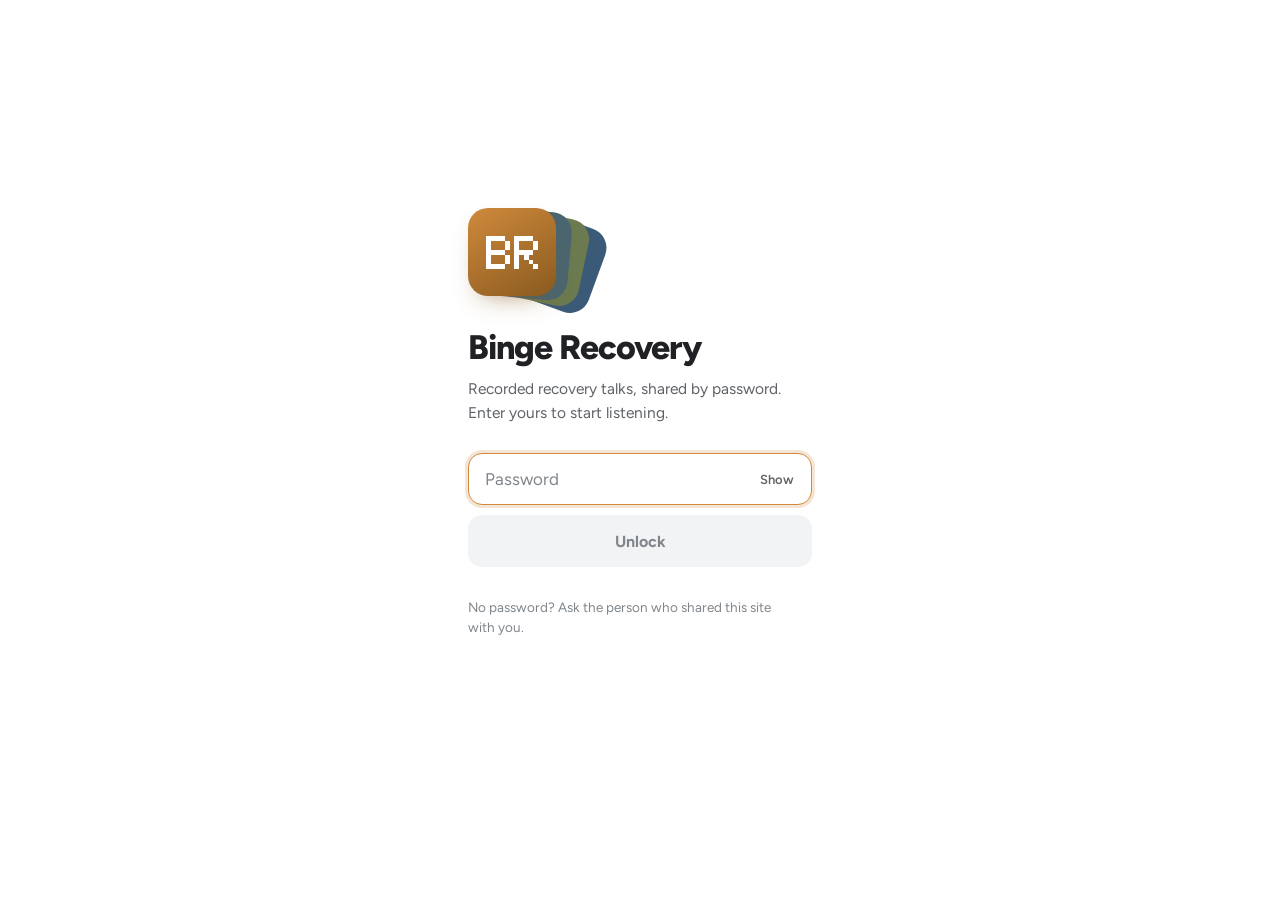
<file: index.html>
<!doctype html>
<html lang="en">
  <head>
    <meta charset="UTF-8" />
    <meta name="viewport" content="width=device-width, initial-scale=1.0, viewport-fit=cover" />
    <meta name="theme-color" content="#f1f2f4" />
    <!--
      The audio host (storiesofrecovery.org) blocks hotlinking by Referer:
      a request carrying our origin gets 302'd to a "no hotlinking" page, which
      <audio> rejects as a format error. Media elements ignore the per-element
      referrerpolicy attribute, so set it document-wide. Podcast apps stream
      these MP3s fine because they send no Referer either.
    -->
    <meta name="referrer" content="no-referrer" />
    <meta name="description" content="Binge Recovery — a web player for a large collection of recorded AA talks." />
    <!--
      Installable PWA + home-screen icon. Reliable background audio on iOS is
      much better from an installed ("Add to Home Screen") app than a Safari tab,
      so we ship a manifest + apple-touch-icon and the apple-mobile-web-app tags.
      Vite rebases these root-relative URLs to the build `base` (e.g. the Pages
      subpath); the manifest's own paths are relative, so they resolve too.
    -->
    <link rel="manifest" href="./manifest.webmanifest" />
    <link rel="apple-touch-icon" href="./apple-touch-icon.png" />
    <meta name="apple-mobile-web-app-capable" content="yes" />
    <meta name="apple-mobile-web-app-status-bar-style" content="default" />
    <meta name="apple-mobile-web-app-title" content="Binge Recovery" />
    <meta name="mobile-web-app-capable" content="yes" />
    <link rel="preconnect" href="https://fonts.googleapis.com" />
    <link rel="preconnect" href="https://fonts.gstatic.com" crossorigin />
    <title>Binge Recovery</title>
    <script type="module" crossorigin src="./assets/index-DlqJ8pXK.js"></script>
    <link rel="stylesheet" crossorigin href="./assets/index-JrSj3DZI.css">
  </head>
  <body>
    <div id="root"></div>
  </body>
</html>
</file>
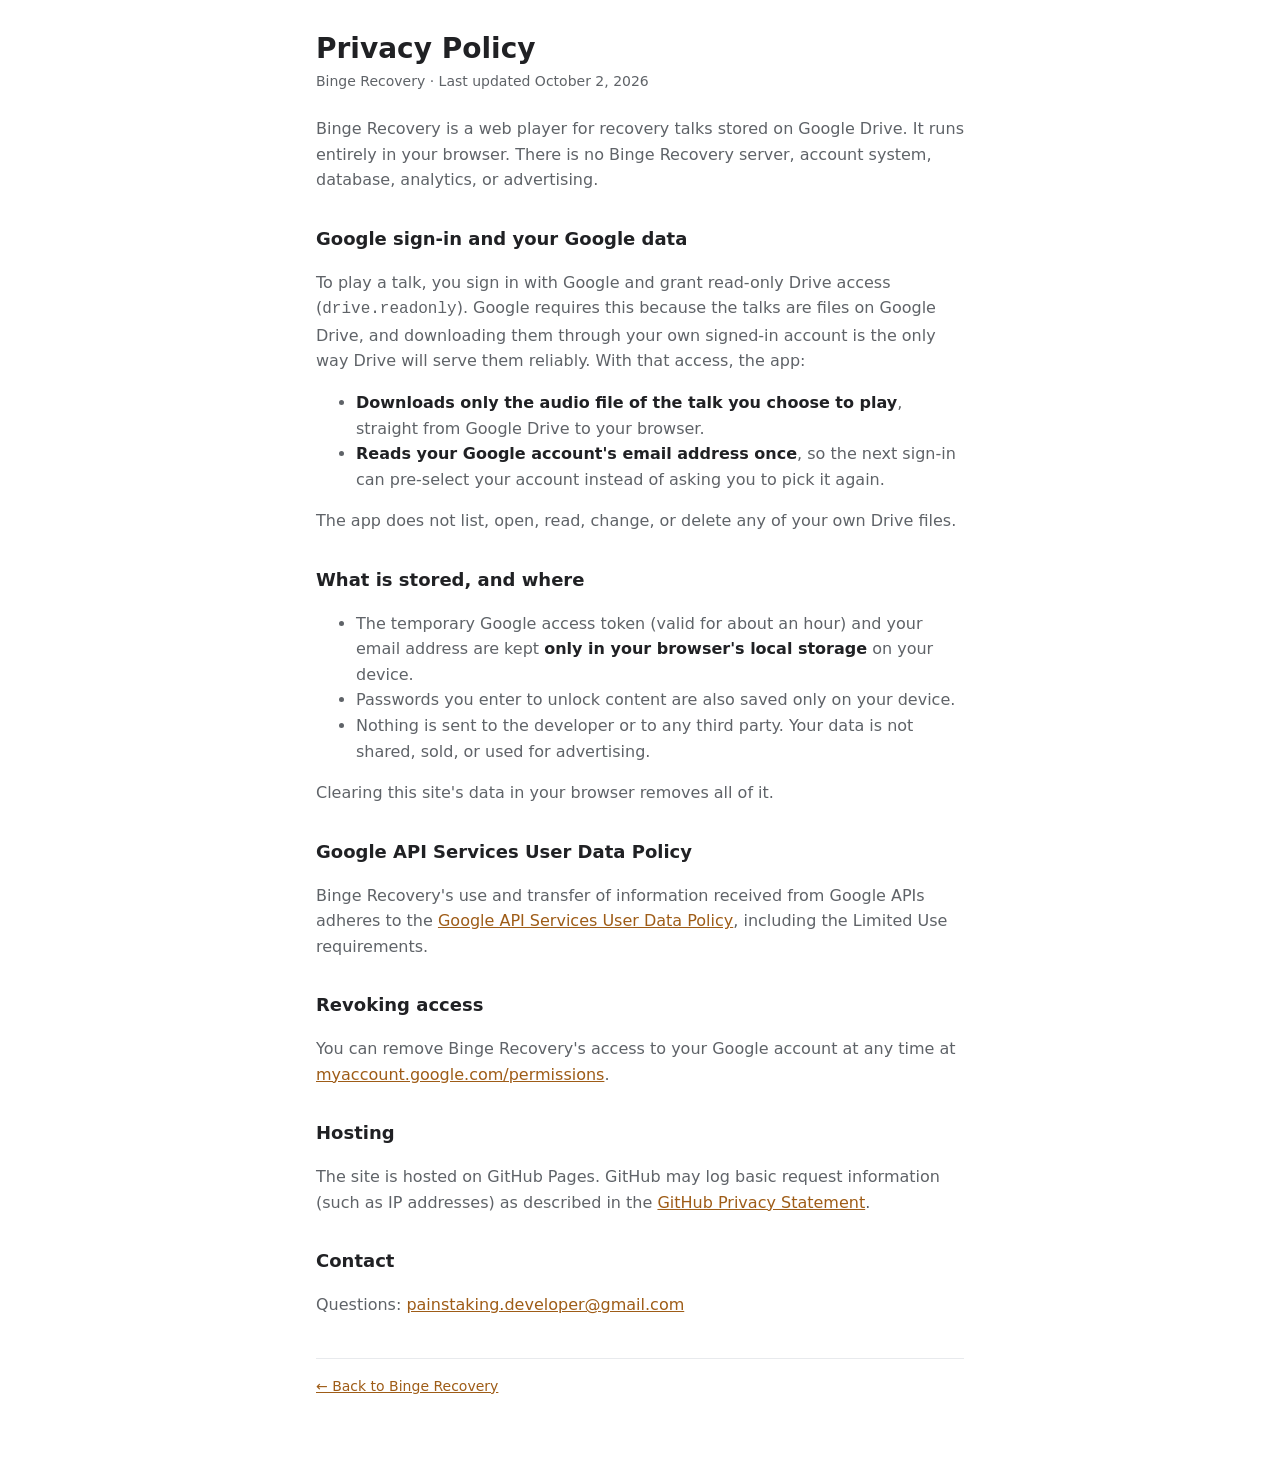
<file: privacy.html>
<!doctype html>
<html lang="en">
<head>
<meta charset="utf-8">
<meta name="viewport" content="width=device-width, initial-scale=1">
<title>Binge Recovery — Privacy Policy</title>
<meta name="robots" content="noindex">
<link rel="icon" href="icon-192.png">
<style>
  :root {
    --accent-ink: #9e5c17;
    --ink: #202124;
    --ink-2: #5f6368;
    --line: #e8eaed;
    --paper: #ffffff;
    --sans: system-ui, -apple-system, 'Segoe UI', Roboto, sans-serif;
  }
  @media (prefers-color-scheme: dark) {
    :root { --accent-ink: #e0a35c; --ink: #e8eaed; --ink-2: #b0b4b9; --line: #3c4043; --paper: #17181a; }
  }
  * { box-sizing: border-box; }
  body { margin: 0; background: var(--paper); color: var(--ink); font: 16px/1.6 var(--sans); }
  main { max-width: 680px; margin: 0 auto; padding: 32px 16px 64px; }
  h1 { font-size: 28px; line-height: 1.2; margin: 0 0 4px; }
  h2 { font-size: 18px; margin: 32px 0 8px; }
  p, li { color: var(--ink-2); }
  strong { color: var(--ink); }
  a { color: var(--accent-ink); }
  .updated { margin: 0 0 24px; font-size: 14px; }
  footer { margin-top: 40px; padding-top: 16px; border-top: 1px solid var(--line); font-size: 14px; }
</style>
</head>
<body>
<main>
  <h1>Privacy Policy</h1>
  <p class="updated">Binge Recovery · Last updated October 2, 2026</p>

  <p>Binge Recovery is a web player for recovery talks stored on Google Drive. It runs
  entirely in your browser. There is no Binge Recovery server, account system, database,
  analytics, or advertising.</p>

  <h2>Google sign-in and your Google data</h2>
  <p>To play a talk, you sign in with Google and grant read-only Drive access
  (<code>drive.readonly</code>). Google requires this because the talks are files on Google
  Drive, and downloading them through your own signed-in account is the only way Drive will
  serve them reliably. With that access, the app:</p>
  <ul>
    <li><strong>Downloads only the audio file of the talk you choose to play</strong>, straight
      from Google Drive to your browser.</li>
    <li><strong>Reads your Google account's email address once</strong>, so the next sign-in
      can pre-select your account instead of asking you to pick it again.</li>
  </ul>
  <p>The app does not list, open, read, change, or delete any of your own Drive files.</p>

  <h2>What is stored, and where</h2>
  <ul>
    <li>The temporary Google access token (valid for about an hour) and your email address
      are kept <strong>only in your browser's local storage</strong> on your device.</li>
    <li>Passwords you enter to unlock content are also saved only on your device.</li>
    <li>Nothing is sent to the developer or to any third party. Your data is not shared,
      sold, or used for advertising.</li>
  </ul>
  <p>Clearing this site's data in your browser removes all of it.</p>

  <h2>Google API Services User Data Policy</h2>
  <p>Binge Recovery's use and transfer of information received from Google APIs adheres to
  the <a href="https://developers.google.com/terms/api-services-user-data-policy">Google API
  Services User Data Policy</a>, including the Limited Use requirements.</p>

  <h2>Revoking access</h2>
  <p>You can remove Binge Recovery's access to your Google account at any time at
  <a href="https://myaccount.google.com/permissions">myaccount.google.com/permissions</a>.</p>

  <h2>Hosting</h2>
  <p>The site is hosted on GitHub Pages. GitHub may log basic request information (such as IP
  addresses) as described in the
  <a href="https://docs.github.com/en/site-policy/privacy-policies/github-general-privacy-statement">GitHub Privacy Statement</a>.</p>

  <h2>Contact</h2>
  <p>Questions: <a href="mailto:painstaking.developer@gmail.com">painstaking.developer@gmail.com</a></p>

  <footer><a href="./">← Back to Binge Recovery</a></footer>
</main>
</body>
</html>
</file>
<file: assets/index-JrSj3DZI.css>
@import"https://fonts.googleapis.com/css2?family=Figtree:wght@400;500;600;700;800&display=swap";:root{--accent: #cf8a3c;--accent-2: #8a5a1f;--accent-ink: #9e5c17;--ink: #202124;--ink-2: #5f6368;--muted: #80868b;--faint: #bdc1c6;--line: #e8eaed;--line-2: #dadce0;--pill: #f1f3f4;--paper: #ffffff;--danger: #c5221f;--ok: #1e8e3e;--sans: "Figtree", system-ui, -apple-system, "Segoe UI", Roboto, sans-serif;--mono: ui-monospace, "SFMono-Regular", Menlo, monospace}*{box-sizing:border-box;-webkit-tap-highlight-color:transparent}html,body,#root{height:100%;margin:0}body{background:radial-gradient(140% 100% at 50% -10%,#fbfbfc,#f1f2f4 55%,#e6e8ea);font-family:var(--sans);color:var(--ink);-webkit-font-smoothing:antialiased}#root{display:flex;align-items:center;justify-content:center}.app-shell{position:relative;display:flex;flex-direction:column;width:100%;height:100%;background:var(--paper);overflow:hidden}.list,.fbody{scrollbar-width:none}.list::-webkit-scrollbar,.fbody::-webkit-scrollbar{display:none}.app-shell.state{align-items:center;justify-content:center;gap:14px;padding:40px;text-align:center}.state-title{font-size:19px;font-weight:800;margin:0}.state-msg{font-size:14px;color:var(--ink-2);margin:0;max-width:300px;line-height:1.5}.spinner{width:30px;height:30px;border-radius:50%;border:3px solid var(--line);border-top-color:var(--accent);animation:spin .8s linear infinite}@keyframes spin{to{transform:rotate(360deg)}}.retry{margin-top:4px;border:none;cursor:pointer;font-family:var(--sans);font-size:14px;font-weight:700;color:#fff;background:var(--accent);padding:10px 20px;border-radius:12px}.app-shell.gate{align-items:center;justify-content:center;overflow-y:auto;padding:48px 24px}.gate-col{width:100%;max-width:344px;margin-bottom:6vh}.gate-mark{position:relative;width:88px;height:88px;margin-bottom:34px}.gate-card,.gate-tile{position:absolute;top:0;right:0;bottom:0;left:0;border-radius:20px}.gate-card{background:var(--c);transform-origin:25% 100%;transform:translate(var(--x)) rotate(var(--r));animation:gate-fan .75s cubic-bezier(.2,.8,.2,1) both}.gate-card:nth-child(1){--c: #3b5a78;--x: 30px;--r: 20deg;animation-delay:.16s}.gate-card:nth-child(2){--c: #6b7a4f;--x: 20px;--r: 12deg;animation-delay:.08s}.gate-card:nth-child(3){--c: #4a6670;--x: 10px;--r: 5deg}@keyframes gate-fan{0%{transform:none}}.gate-tile{display:flex;align-items:center;justify-content:center;background:linear-gradient(150deg,var(--accent),var(--accent-2));box-shadow:0 12px 26px -14px #8a5a1fb3}.gate-tile svg{width:52px;height:auto;display:block}.gate-title{margin:0;font-size:34px;line-height:1.08;font-weight:800;letter-spacing:-.03em;color:var(--ink)}.gate-lede{margin:10px 0 0;max-width:32ch;font-size:15.5px;line-height:1.55;color:var(--ink-2)}.gate-form{display:flex;flex-direction:column;gap:10px;margin-top:28px}.gate-field{position:relative;display:flex;align-items:center}.gate-input{width:100%;height:52px;padding:0 70px 0 16px;font-family:var(--sans);font-size:17px;color:var(--ink);background:var(--paper);border:1px solid var(--line-2);border-radius:14px;outline:none;transition:border-color .12s,box-shadow .12s}.gate-input::placeholder{color:var(--muted)}.gate-input:focus{border-color:var(--accent);box-shadow:0 0 0 3px color-mix(in oklab,var(--accent) 22%,transparent)}.gate-input[aria-invalid=true]{border-color:var(--danger)}.gate-reveal{position:absolute;right:8px;height:36px;padding:0 10px;cursor:pointer;font-family:var(--sans);font-size:13px;font-weight:600;color:var(--ink-2);background:none;border:none;border-radius:9px}.gate-reveal:hover{color:var(--ink);background:var(--pill)}.gate-btn{height:52px;padding:0 22px;cursor:pointer;font-family:var(--sans);font-size:16px;font-weight:700;color:#fff;background:var(--accent);border:none;border-radius:14px;transition:background .15s,color .15s}.gate-btn:hover:not(:disabled){background:color-mix(in oklab,var(--accent) 86%,#000)}.gate-btn:disabled{cursor:default;color:var(--muted);background:var(--pill)}.gate-btn.busy:disabled{color:#fff;background:var(--accent)}.gate-reveal:focus-visible,.gate-btn:focus-visible{outline:2px solid var(--accent);outline-offset:2px}.gate-error{margin:0 0 2px;font-size:14px;line-height:1.45;color:var(--danger)}.gate-help{margin:30px 0 0;font-size:13.5px;line-height:1.5;color:var(--muted)}.gate-lede,.gate-help,.gate-error{text-wrap:pretty}@media (prefers-reduced-motion: reduce){.gate-card{animation:none}}.browse{display:flex;flex-direction:column;min-height:0;flex:1}.browse-top{flex:0 0 auto;display:flex;align-items:center;gap:8px;border-bottom:1px solid var(--line);background:var(--paper)}.crumbs{flex:1;min-width:0;display:flex;align-items:center;gap:4px;padding:22px 4px 13px 22px;overflow-x:auto;scrollbar-width:none}.crumbs::-webkit-scrollbar{display:none}.crumb{border:none;background:none;cursor:pointer;font-family:var(--sans);white-space:nowrap;font-size:14px;font-weight:600;color:var(--muted);padding:4px 2px;letter-spacing:-.005em}.crumb.on{color:var(--ink);font-weight:800;font-size:21px;letter-spacing:-.025em;cursor:default}.crumbs.talk{min-height:68px}.crumbs.talk .crumb{font-size:15px}.crumbs.talk .crumb:last-of-type{color:var(--ink)}.crumbs.talk span.crumb{cursor:default}.crsep{color:var(--faint);display:flex;flex:0 0 auto}.list{flex:1;min-height:0;overflow-y:auto;padding-bottom:100px}.page{display:flex;flex-direction:column}.page.fade{animation:pagefade .26s cubic-bezier(.3,.7,.2,1)}@keyframes pagefade{0%{transform:translateY(7px);opacity:0}to{transform:none;opacity:1}}.empty{color:var(--muted);font-size:14px;text-align:center;padding:48px 30px;line-height:1.5}.empty.small{padding:20px;font-size:13px}.cover{display:flex;align-items:center;justify-content:center;color:#fff;font-weight:700;letter-spacing:.03em;flex:0 0 auto;box-shadow:0 1px #0000000d}.row{display:flex;align-items:center;gap:14px;padding:16px 20px;cursor:pointer;border-bottom:1px solid var(--line);transition:background .12s;outline:none;content-visibility:auto;contain-intrinsic-size:auto 77px}.list-sentinel{height:1px}.row:active{background:#f6f7f8}.row.on{background:color-mix(in oklab,var(--accent) 7%,#fff)}.row:focus-visible{background:color-mix(in oklab,var(--accent) 9%,#fff)}.rmeta{flex:1;min-width:0}.rtitle{font-size:16px;font-weight:600;line-height:1.25;color:var(--ink);text-wrap:pretty}.ep-snip{font-size:13px;line-height:1.42;color:var(--ink-2);margin:5px 0 0;display:-webkit-box;-webkit-line-clamp:2;line-clamp:2;-webkit-box-orient:vertical;overflow:hidden}.ep-foot{display:flex;align-items:center;gap:8px;margin-top:9px;font-size:11.5px;color:var(--muted)}.ep-left{color:var(--accent);font-weight:600;white-space:nowrap}.ep-bar{flex:1;max-width:130px;height:3px;background:var(--line-2);border-radius:2px;overflow:hidden}.ep-bar i{display:block;height:100%;background:var(--accent);border-radius:2px}.ep-done{display:inline-flex;align-items:center;gap:5px;color:var(--muted)}.ep-done svg{color:var(--ok)}.ep-row.played .rtitle{color:var(--muted);font-weight:500}.ep-row.played .rplay{background:color-mix(in oklab,var(--accent) 14%,#fff);color:var(--accent-ink);box-shadow:none}.list-tools{flex:0 0 auto;display:flex;align-items:center;gap:6px;padding:8px 16px;border-bottom:1px solid var(--line);overflow-x:auto;scrollbar-width:none}.list-tools::-webkit-scrollbar{display:none}.chip{flex:0 0 auto;display:flex;align-items:center;gap:5px;height:32px;padding:0 12px;border:none;border-radius:16px;cursor:pointer;white-space:nowrap;font-family:var(--sans);font-size:13px;font-weight:600;color:var(--ink-2);background:var(--pill)}.chip.on{color:var(--accent-ink);background:color-mix(in oklab,var(--accent) 16%,#fff);box-shadow:inset 0 0 0 1.5px var(--accent)}.chip-count{min-width:18px;height:18px;padding:0 5px;border-radius:9px;display:flex;align-items:center;justify-content:center;font-size:11px;font-weight:800;color:#fff;background:var(--accent-ink)}.empty-link{border:none;background:none;padding:0;cursor:pointer;font:inherit;font-weight:700;color:var(--accent-ink)}.sheet-layer{position:absolute;top:0;right:0;bottom:0;left:0;z-index:70;display:flex;flex-direction:column;justify-content:flex-end}.sheet-scrim{position:absolute;top:0;right:0;bottom:0;left:0;background:#2021245c;animation:sheet-fade .2s ease-out}.sheet{position:relative;width:100%;max-width:560px;max-height:calc(100% - 48px);margin:0 auto;display:flex;flex-direction:column;padding:0 0 calc(20px + env(safe-area-inset-bottom));border-radius:22px 22px 0 0;background:var(--paper);outline:none;box-shadow:0 -10px 30px -12px #28201459;animation:sheet-up .28s cubic-bezier(.2,.8,.2,1);transition:transform .2s cubic-bezier(.2,.8,.2,1)}.sheet.dragging{transition:none}@keyframes sheet-up{0%{transform:translateY(100%)}}@keyframes sheet-fade{0%{opacity:0}}.sheet-layer.leaving .sheet-scrim{opacity:0;transition:opacity .2s}.sheet-top{flex:0 0 auto;padding-top:8px;touch-action:none;user-select:none;-webkit-user-select:none;cursor:grab}.sheet.dragging .sheet-top{cursor:grabbing}.sheet-grab{width:36px;height:4px;margin:0 auto 4px;border-radius:2px;background:var(--line-2)}.sheet-head{flex:0 0 auto;display:flex;align-items:center;justify-content:space-between;gap:12px;min-height:48px;padding:0 12px 0 22px}.sheet-title{margin:0;font-size:18px;font-weight:800;letter-spacing:-.02em}.sheet-action{height:40px;padding:0 10px;border:none;border-radius:10px;background:none;cursor:pointer;font-family:var(--sans);font-size:14px;font-weight:700;color:var(--accent-ink)}.sheet-action:hover{background:var(--pill)}.sheet-body{flex:1 1 auto;min-height:0;overflow-y:auto;padding-bottom:4px}.sheet-label{margin:0;padding:12px 22px 8px;font-size:11px;font-weight:700;letter-spacing:.08em;text-transform:uppercase;color:var(--ink-2)}.choices{display:grid;grid-template-columns:repeat(var(--cols, 3),minmax(0,1fr));gap:8px;padding:0 22px 6px}.choice{height:40px;padding:0 8px;border:none;border-radius:12px;cursor:pointer;white-space:nowrap;overflow:hidden;text-overflow:ellipsis;font-family:var(--sans);font-size:14px;font-weight:600;color:var(--ink-2);background:var(--pill)}.choice[aria-pressed=true]{color:var(--accent-ink);font-weight:700;background:color-mix(in oklab,var(--accent) 16%,#fff);box-shadow:inset 0 0 0 1.5px var(--accent)}.sheet-foot{flex:0 0 auto;padding:16px 22px 0}.sheet-done{width:100%;height:52px;border:none;border-radius:14px;cursor:pointer;font-family:var(--sans);font-size:16px;font-weight:700;color:#fff;background:var(--accent-ink)}.chip:focus-visible,.choice:focus-visible,.sheet-action:focus-visible,.sheet-done:focus-visible,.empty-link:focus-visible{outline:2px solid var(--accent);outline-offset:2px}@media (prefers-reduced-motion: reduce){.sheet,.sheet-scrim{animation:none}}.show-row .rtitle{font-size:16.5px;white-space:nowrap;overflow:hidden;text-overflow:ellipsis}.rsub{font-size:12.5px;color:var(--muted);margin-top:3px}.rchev{color:var(--faint);display:flex;flex:0 0 auto}.show-row:hover .rchev{color:var(--ink-2)}.stacked-lg{padding:14px 20px;gap:16px}.stack.lg{position:relative;width:53px;height:52px;flex:0 0 53px}.stack.lg .st{position:absolute;top:0;left:0;width:46px;height:46px;border-radius:11px;background:var(--sc)}.stack.lg .st1{transform:translate(4px,3px);opacity:.5}.stack.lg .st2{transform:translate(7px,6px);opacity:.26}.stack.lg .cover{position:absolute;top:0;left:0}.episode-page{width:100%;max-width:600px;margin:0 auto;padding:24px 24px 12px}.ep-hero{display:flex;gap:16px;align-items:center}.ep-hero-meta{min-width:0}.ep-status{display:flex;align-items:center;gap:7px;margin-bottom:7px;font-size:10.5px;letter-spacing:.08em;text-transform:uppercase;color:var(--accent-ink);font-weight:700}.ep-status svg{color:var(--ok)}.episode-page h1{margin:0;font-size:22px;font-weight:600;line-height:1.15;letter-spacing:-.01em;color:var(--ink);text-wrap:pretty;overflow-wrap:anywhere}.ep-sub{margin:4px 0 0;font-size:15px;line-height:1.35;color:var(--ink-2);text-wrap:pretty}.ep-facts{margin:5px 0 0;font-size:12.5px;color:var(--muted)}.eq{display:inline-flex;align-items:flex-end;gap:2px;height:10px}.eq i{width:2.5px;height:100%;border-radius:1px;background:currentColor;transform-origin:bottom;animation:eq .9s ease-in-out infinite}.eq i:nth-child(2){animation-delay:-.3s}.eq i:nth-child(3){animation-delay:-.6s}@keyframes eq{0%,to{transform:scaleY(.35)}50%{transform:scaleY(1)}}@media (prefers-reduced-motion: reduce){.eq i{animation:none}}.ep-desc{margin-top:20px;font-size:14.5px;line-height:1.6;color:var(--ink-2);text-wrap:pretty}.ep-shared-note{margin-top:24px;font-size:13.5px;line-height:1.55;color:var(--muted);text-wrap:pretty}.ep-shared-note a{color:var(--accent);font-weight:600;text-decoration:none}.ep-shared-note a:hover{text-decoration:underline}.ep-opening{display:flex;align-items:center;gap:10px;margin-top:24px;font-size:13.5px;color:var(--muted);animation:opening-in .25s ease .4s both}.ep-opening .spinner{width:16px;height:16px;border-width:2px;flex:none}@keyframes opening-in{0%{opacity:0}}.ep-info{margin-top:28px}.ep-info h2{font-size:11px;letter-spacing:.08em;text-transform:uppercase;color:var(--muted);font-weight:700;margin:0 0 4px}.ep-info dl{margin:0}.ep-info-row{display:grid;grid-template-columns:104px 1fr;gap:14px;align-items:baseline;padding:11px 0;border-bottom:1px solid var(--line)}.ep-info-row dt{margin:0;font-size:12.5px;font-weight:600;color:var(--muted)}.ep-info-row dd{margin:0;font-size:14px;color:var(--ink);line-height:1.4;text-wrap:pretty;overflow-wrap:anywhere}.ep-info-mono{font-family:var(--mono);font-size:12.5px;color:var(--ink-2)}.ep-drive-link{color:var(--accent);font-weight:600;text-decoration:none}.ep-drive-link:hover{text-decoration:underline}.rplay{width:44px;height:44px;flex:0 0 44px;border-radius:50%;border:none;background:var(--accent);color:#fff;display:flex;align-items:center;justify-content:center;cursor:pointer;box-shadow:0 4px 12px -3px color-mix(in oklab,var(--accent) 55%,transparent);transition:transform .12s,box-shadow .12s}.rplay:hover{transform:scale(1.05)}.rplay:active{transform:scale(.95)}.rplay svg{margin-left:1px}.ep-row.on .rplay svg{margin-left:0}.mini{position:absolute;left:9px;right:9px;bottom:9px;height:72px;z-index:50;background:#ffffffe6;backdrop-filter:blur(18px) saturate(1.4);-webkit-backdrop-filter:blur(18px) saturate(1.4);border:1px solid rgba(0,0,0,.06);border-radius:20px;box-shadow:0 12px 30px -10px #28201447;display:flex;align-items:center;gap:10px;padding:0 10px;overflow:hidden;cursor:pointer}.mini .pg{position:absolute;left:0;bottom:0;height:3px;background:var(--accent);border-radius:0 2px 0 0;transition:width .25s linear}.mini .mtext{flex:1;min-width:0}.mini .mt{font-size:15px;font-weight:600;white-space:nowrap;overflow:hidden;text-overflow:ellipsis}.mini .ms{font-size:11px;color:var(--muted);text-transform:uppercase;letter-spacing:.04em;margin-top:2px}.mini .mbtn{width:40px;height:40px;flex:0 0 40px;border:none;background:none;cursor:pointer;display:flex;align-items:center;justify-content:center;color:var(--ink)}.mini.loginbar{cursor:default;gap:12px;padding:0 12px 0 16px}.mini.loginbar .mt{white-space:normal}.gsignin{flex:0 0 auto;display:inline-flex;align-items:center;gap:9px;cursor:pointer;font-family:var(--sans);font-size:14px;font-weight:600;color:#1f1f1f;background:#fff;border:1px solid var(--line-2);border-radius:9999px;padding:10px 16px;box-shadow:0 1px 2px #0000000f;white-space:nowrap;transition:background .12s,border-color .12s}.gsignin:hover{background:#f7f8f8;border-color:var(--faint)}.gsignin:disabled{opacity:.6;cursor:default}.full{position:absolute;top:0;right:0;bottom:0;left:0;z-index:80;background:var(--paper);color:var(--ink);transform:translateY(101%);transition:transform .42s cubic-bezier(.4,0,.1,1);display:flex;flex-direction:column;padding:0 24px;overflow:hidden}.full.open{transform:translateY(0)}.full .grab{position:absolute;top:12px;left:50%;transform:translate(-50%);width:38px;height:5px;border-radius:3px;background:#00000029}.fhead{flex:0 0 auto;padding:30px 0 0;display:flex;align-items:center;justify-content:space-between}.fhead .lab{font-size:10.5px;letter-spacing:.22em;text-transform:uppercase;color:var(--muted)}.fbtn{width:36px;height:36px;border-radius:50%;border:1px solid var(--line);background:none;color:var(--ink);display:flex;align-items:center;justify-content:center;cursor:pointer}.fbody{flex:1;min-height:0;overflow-y:auto}.nowart{margin-top:22px;display:flex;gap:16px;align-items:center}.nowart .info{min-width:0}.nowart .show{font-size:10.5px;letter-spacing:.08em;text-transform:uppercase;color:var(--accent);font-weight:700}.nowart h2{font-weight:600;font-size:22px;line-height:1.15;margin:7px 0 0;letter-spacing:-.01em;text-wrap:pretty}.scrubwrap{margin-top:28px}.scrub{height:6px;background:#e8eaed;border-radius:4px;position:relative;cursor:pointer;touch-action:none}.scrub .fill{position:absolute;left:0;top:0;bottom:0;background:var(--accent);border-radius:4px}.scrub .knob{position:absolute;top:50%;width:15px;height:15px;border-radius:50%;background:var(--accent);transform:translate(-50%,-50%);box-shadow:0 2px 6px #00000040}.times{display:flex;justify-content:space-between;margin-top:10px;font-size:11.5px;color:var(--muted)}.transport{display:flex;align-items:center;justify-content:space-between;margin-top:22px;padding:0 4px}.tbtn{background:none;border:none;cursor:pointer;color:var(--ink);display:flex;flex-direction:column;align-items:center;position:relative}.tbtn:disabled{color:var(--faint);cursor:default}.scrub.off{cursor:default}.scrub.off .knob{display:none}.playbtn{width:74px;height:74px;border-radius:50%;background:var(--accent);border:none;color:#fff;display:flex;align-items:center;justify-content:center;cursor:pointer;box-shadow:0 10px 24px -8px var(--accent)}.subrow{display:grid;grid-template-columns:1fr auto 1fr;align-items:center;height:60px;margin-top:22px;border-top:1px solid var(--line)}.subrow .source,.subrow .dur-note{display:flex;align-items:center;gap:6px;padding:12px 4px;font-size:11.5px;letter-spacing:.04em;color:var(--muted)}.subrow .source{justify-self:start;text-decoration:none}.subrow .source:hover{color:var(--ink)}.subrow .dur-note{justify-self:end}.subrow .speed{background:none;border:none;cursor:pointer;font-family:var(--sans);font-size:13px;font-weight:700;color:var(--ink);padding:11px 16px;border-radius:10px}.subrow .speed:hover{background:var(--pill)}.subrow .speed:focus-visible,.speeds button:focus-visible{outline:2px solid var(--accent);outline-offset:2px}.speeds{grid-column:1 / -1;position:relative;display:flex;gap:6px;padding:0 14px;overflow-x:auto;scrollbar-width:none;-webkit-mask-image:linear-gradient(to right,transparent,#000 14px,#000 calc(100% - 14px),transparent);mask-image:linear-gradient(to right,transparent,#000 14px,#000 calc(100% - 14px),transparent)}.speeds::-webkit-scrollbar{display:none}.speeds button{flex:1 0 auto;min-width:54px;height:38px;border:none;border-radius:10px;cursor:pointer;font-family:var(--sans);font-size:13px;font-weight:600;color:var(--ink-2);background:var(--pill)}.speeds button[aria-pressed=true]{color:#fff;background:var(--accent);font-weight:700}.queue{margin:18px -24px 0;padding-bottom:36px}.qhead{padding:0 24px 6px;font-size:16px;font-weight:700;letter-spacing:-.01em}.queue .row{padding-left:24px;padding-right:24px}.search-icon{flex:0 0 auto;display:flex;align-items:center;justify-content:center;width:40px;height:40px;margin-right:14px;border:none;border-radius:11px;background:none;color:var(--muted);cursor:pointer;transition:color .12s,background .12s}.search-icon:hover{color:var(--ink);background:var(--pill)}.search-icon:active{background:var(--line)}.top-actions{flex:0 0 auto;display:flex;align-items:center;gap:2px;margin-right:14px}.top-actions .search-icon{margin-right:0}.search-icon[aria-expanded=true]{color:var(--ink);background:var(--pill)}.menu{position:relative}.menu-pop{position:absolute;top:calc(100% + 6px);right:0;z-index:60;min-width:220px;max-width:calc(100vw - 24px);padding:6px;background:var(--paper);border:1px solid var(--line-2);border-radius:14px;box-shadow:0 14px 34px -12px #2820144d;transform-origin:top right;animation:menu-in .14s cubic-bezier(.2,.8,.2,1)}@keyframes menu-in{0%{opacity:0;transform:translateY(-4px) scale(.98)}}.menu-item{display:flex;align-items:center;gap:10px;width:100%;padding:10px 12px;cursor:pointer;font-family:var(--sans);font-size:15px;font-weight:500;color:var(--ink);text-align:left;text-decoration:none;white-space:nowrap;background:none;border:none;border-radius:9px;outline:none}.menu-item svg{flex:0 0 auto;color:var(--muted)}.menu-item:hover,.menu-item:focus{background:var(--pill)}.menu-sep{height:1px;margin:6px;background:var(--line)}@media (prefers-reduced-motion: reduce){.menu-pop{animation:none}}.search-bar{flex:0 0 auto;display:flex;align-items:center;gap:8px;padding:16px 16px 12px;border-bottom:1px solid var(--line)}.sb-back{width:38px;height:38px;flex:0 0 38px;border:none;background:none;cursor:pointer;color:var(--ink);display:flex;align-items:center;justify-content:center;border-radius:10px}.sb-back:hover{background:var(--pill)}.sb-field{flex:1;display:flex;align-items:center;gap:9px;padding:10px 12px;border:1px solid var(--line-2);border-radius:13px;background:var(--pill)}.sb-field:focus-within{border-color:var(--accent);background:var(--paper)}.sb-field svg{color:var(--muted);flex:0 0 auto}.sb-field input{flex:1;min-width:0;border:none;outline:none;background:none;font-family:var(--sans);font-size:16px;color:var(--ink);padding:0}.sb-clear{width:26px;height:26px;flex:0 0 26px;border:none;border-radius:50%;cursor:pointer;background:var(--line);color:var(--ink-2);display:flex;align-items:center;justify-content:center}.result-count{font-size:12px;color:var(--muted);padding:14px 20px 4px;font-weight:600}.bar-title{margin:0;font-size:21px;font-weight:800;letter-spacing:-.025em}.list-label{margin:0;padding:18px 20px 4px;font-size:11px;letter-spacing:.08em;text-transform:uppercase;color:var(--muted);font-weight:700}.shelf-head{display:flex;align-items:baseline;justify-content:space-between;padding-right:20px}.see-all{font-size:13px;font-weight:700;color:var(--accent-ink);text-decoration:none}.see-all:hover{text-decoration:underline}.shelf{display:flex;gap:12px;overflow-x:auto;padding:8px 20px 6px;scroll-snap-type:x proximity;scroll-padding:0 20px;scrollbar-width:none}.shelf::-webkit-scrollbar{display:none}.shelf>*{scroll-snap-align:start}.talk-card{position:relative;flex:0 0 176px;display:grid;gap:10px;padding:12px;grid-template-columns:auto 1fr auto;grid-template-areas:"cover . play" "meta meta meta";background:var(--paper);border:1px solid var(--line);border-radius:16px;transition:background .12s}.talk-card:hover{background:#fafafb}.talk-card:has(.tc-title:focus-visible){outline:2px solid var(--accent);outline-offset:2px}.talk-card>.cover{grid-area:cover}.talk-card .tc-meta{grid-area:meta;min-width:0}.talk-card .rplay{grid-area:play;position:relative;z-index:1;width:36px;height:36px;flex-basis:36px}.talk-card.hero{grid-template-areas:"cover meta play";align-items:center;gap:14px;margin:8px 20px 4px;padding:14px;background:color-mix(in oklab,var(--accent) 6%,var(--paper));border-color:color-mix(in oklab,var(--accent) 18%,var(--line))}.talk-card.hero .rplay{width:44px;height:44px;flex-basis:44px}.tc-show{font-size:10.5px;letter-spacing:.08em;text-transform:uppercase;color:var(--accent-ink);font-weight:700;white-space:nowrap;overflow:hidden;text-overflow:ellipsis}.tc-title{display:-webkit-box;-webkit-line-clamp:2;line-clamp:2;-webkit-box-orient:vertical;overflow:hidden;margin-top:3px;font-size:14px;font-weight:600;line-height:1.3;color:var(--ink);text-decoration:none;outline:none}.tc-title:after{content:"";position:absolute;top:0;right:0;bottom:0;left:0;border-radius:inherit}.talk-card.hero .tc-title{font-size:16px;line-height:1.25}.talk-card .ep-foot{margin-top:7px}.folder-tile{flex:0 0 104px;display:flex;flex-direction:column;gap:2px;min-width:0;color:var(--ink);text-decoration:none;border-radius:12px;outline:none}.folder-tile .stack{margin-bottom:10px}.folder-tile:focus-visible{outline:2px solid var(--accent);outline-offset:4px}.ft-name,.ft-sub{white-space:nowrap;overflow:hidden;text-overflow:ellipsis}.ft-name{font-size:13.5px;font-weight:600}.ft-sub{font-size:12px;color:var(--muted)}.access-intro{margin:0;padding:16px 20px 12px;font-size:14px;line-height:1.5;color:var(--ink-2);text-wrap:pretty}.acc-list{list-style:none;margin:0;padding:0;border-top:1px solid var(--line)}.acc-row{position:relative;display:flex;align-items:flex-start;gap:6px;padding:15px 12px 15px 20px;border-bottom:1px solid var(--line);transition:background .12s}.acc-row:hover,.acc-row:has(.acc-link:focus-visible){background:#f6f7f8}.acc-row:has(.acc-link:focus-visible){box-shadow:inset 3px 0 0 var(--accent)}.acc-link{flex:1;min-width:0;display:grid;grid-template-columns:auto minmax(0,1fr);column-gap:16px;row-gap:4px;align-items:baseline;color:inherit;text-decoration:none;outline:none}.acc-link:after{content:"";position:absolute;top:0;right:0;bottom:0;left:0}.acc-role{font-size:16px;font-weight:700;color:var(--ink);white-space:nowrap}.acc-row.dead .acc-role{color:var(--muted);font-weight:600}.acc-pw{justify-self:end;max-width:100%;overflow:hidden;text-overflow:ellipsis;white-space:nowrap;font-family:var(--mono);font-size:14px;font-weight:600;color:var(--accent-ink)}.acc-folders{grid-column:1 / -1;font-size:13px;color:var(--muted);overflow:hidden;text-overflow:ellipsis;white-space:nowrap}.acc-copy{position:relative;z-index:1;flex:0 0 auto;width:36px;height:36px;margin-top:-7px;display:flex;align-items:center;justify-content:center;cursor:pointer;color:var(--muted);background:none;border:none;border-radius:10px}.acc-copy:hover{color:var(--ink);background:var(--pill)}.acc-copy.done{color:var(--ok)}.acc-copy:focus-visible{outline:2px solid var(--accent);outline-offset:-2px}.access-page{gap:12px;padding:20px}.pw-box{display:flex;align-items:center;gap:12px;padding:12px 12px 12px 18px;border-radius:14px;background:color-mix(in oklab,var(--accent) 10%,#fff)}.pw-full{flex:1;min-width:0;font-family:var(--mono);font-size:18px;font-weight:600;line-height:1.45;color:var(--accent-ink);overflow-wrap:anywhere;-webkit-user-select:all;user-select:all}.pw-copy-btn{flex:0 0 auto;min-width:96px;height:42px;padding:0 14px;cursor:pointer;display:inline-flex;align-items:center;justify-content:center;gap:7px;font-family:var(--sans);font-size:14px;font-weight:700;color:#fff;background:var(--accent);border:none;border-radius:11px}.pw-copy-btn:hover{background:color-mix(in oklab,var(--accent) 86%,#000)}.pw-copy-btn:focus-visible{outline:2px solid var(--accent);outline-offset:2px}.pw-note{margin:0;font-size:13px;line-height:1.5;color:var(--muted)}.pw-opens{display:flex;flex-direction:column;gap:8px;margin-top:16px}.pw-h{margin:0;font-size:17px;font-weight:700;letter-spacing:-.01em;color:var(--ink)}.pw-sum{margin:0;font-size:13px;line-height:1.5;color:var(--muted)}.pw-folders{list-style:none;margin:4px 0 0;padding:0;display:flex;flex-wrap:wrap;gap:6px}.pw-folders a{display:block;font-size:13px;font-weight:600;color:var(--ink-2);text-decoration:none;background:var(--pill);border-radius:9999px;padding:5px 11px}.pw-folders a:hover{color:var(--accent-2);background:color-mix(in oklab,var(--accent) 14%,#fff)}.pw-danger{margin-top:20px;padding-top:18px;border-top:1px solid var(--line)}.pw-remove{border:none;background:none;padding:0;cursor:pointer;font-family:var(--sans);font-size:14px;font-weight:600;color:var(--danger)}.pw-remove:hover{text-decoration:underline}.pw-confirm{display:flex;flex-direction:column;gap:12px;padding:14px 16px;border-radius:14px;background:color-mix(in oklab,var(--danger) 5%,#fff);border:1px solid color-mix(in oklab,var(--danger) 28%,#fff)}.pw-confirm p{margin:0;font-size:14px;line-height:1.5;color:var(--ink);text-wrap:pretty}.pw-confirm-actions{display:flex;gap:8px}.pw-confirm-yes,.pw-confirm-no{height:40px;padding:0 18px;border-radius:11px;cursor:pointer;font-family:var(--sans);font-size:14px;font-weight:700}.pw-confirm-yes{color:#fff;background:var(--danger);border:none}.pw-confirm-no{color:var(--ink);background:var(--paper);border:1px solid var(--line-2)}.pw-confirm-yes:disabled,.pw-confirm-no:disabled{opacity:.6;cursor:default}.pw-remove:focus-visible,.pw-confirm-yes:focus-visible,.pw-confirm-no:focus-visible,.pw-folders a:focus-visible{outline:2px solid var(--accent);outline-offset:2px}.pw-add{display:flex;flex-direction:column;gap:8px;padding:22px 20px}.pw-add-label{font-size:13px;font-weight:700;color:var(--ink)}.pw-add-row{display:flex;gap:8px}.pw-add-row .gate-input{flex:1;min-width:0;padding-right:16px}.pw-label{margin:6px 0 -4px;font-size:13px;font-weight:700;color:var(--ink-2)}.pw-label:first-child{margin-top:0}.pw-link{flex:1;min-width:0;font-family:var(--mono);font-size:14px;font-weight:600;line-height:1.45;color:var(--accent-ink);overflow-wrap:anywhere;-webkit-user-select:all;user-select:all}.pw-box.quiet{background:var(--pill)}.pw-box.quiet .pw-full{font-size:16px;color:var(--ink)}.pw-box.quiet .pw-copy-btn{color:var(--ink);background:var(--paper);border:1px solid var(--line-2)}.pw-box.quiet .pw-copy-btn:hover{background:#f6f7f8}.notices{position:relative;flex:0 0 auto;display:flex;flex-direction:column;margin-top:-1px}.notice{--tone: #1a73e8;--tint: #e8f0fe;display:flex;align-items:flex-start;gap:12px;padding:12px 10px 12px 20px;--edge: color-mix(in oklab, var(--tone) 18%, var(--tint));background:var(--tint);border-top:1px solid var(--edge);animation:notice-in .2s ease-out}.notice:last-child{border-bottom:1px solid var(--edge)}.notice-success{--tone: var(--ok);--tint: #e6f4ea}.notice-warning{--tone: #b06000;--tint: #fef7e0}.notice-error{--tone: var(--danger);--tint: #fce8e6}@keyframes notice-in{0%{opacity:0}}.notice-icon{flex:0 0 auto;display:flex;margin-top:1px;color:var(--tone)}.notice-body{flex:1;min-width:0;display:flex;flex-direction:column;gap:2px;padding-top:2px}.notice-title{margin:0;font-size:14.5px;font-weight:700;line-height:1.4;color:var(--ink)}.notice-msg{margin:0;font-size:14.5px;line-height:1.45;color:var(--ink);text-wrap:pretty}.notice-title+.notice-msg{color:var(--ink-2)}.notice-close{flex:0 0 auto;width:32px;height:32px;margin:-4px 0;cursor:pointer;display:flex;align-items:center;justify-content:center;color:var(--ink-2);background:none;border:none;border-radius:9px}.notice-close:hover{color:var(--ink);background:color-mix(in oklab,var(--tone) 12%,transparent)}.notice-close:focus-visible{outline:2px solid var(--tone);outline-offset:-2px}.app-shell.gate>.notices{position:absolute;top:0;left:0;right:0;margin-top:0}.app-shell.gate>.notices .notice:first-child{border-top:0}@media (prefers-reduced-motion: reduce){.notice{animation:none}}
</file>
